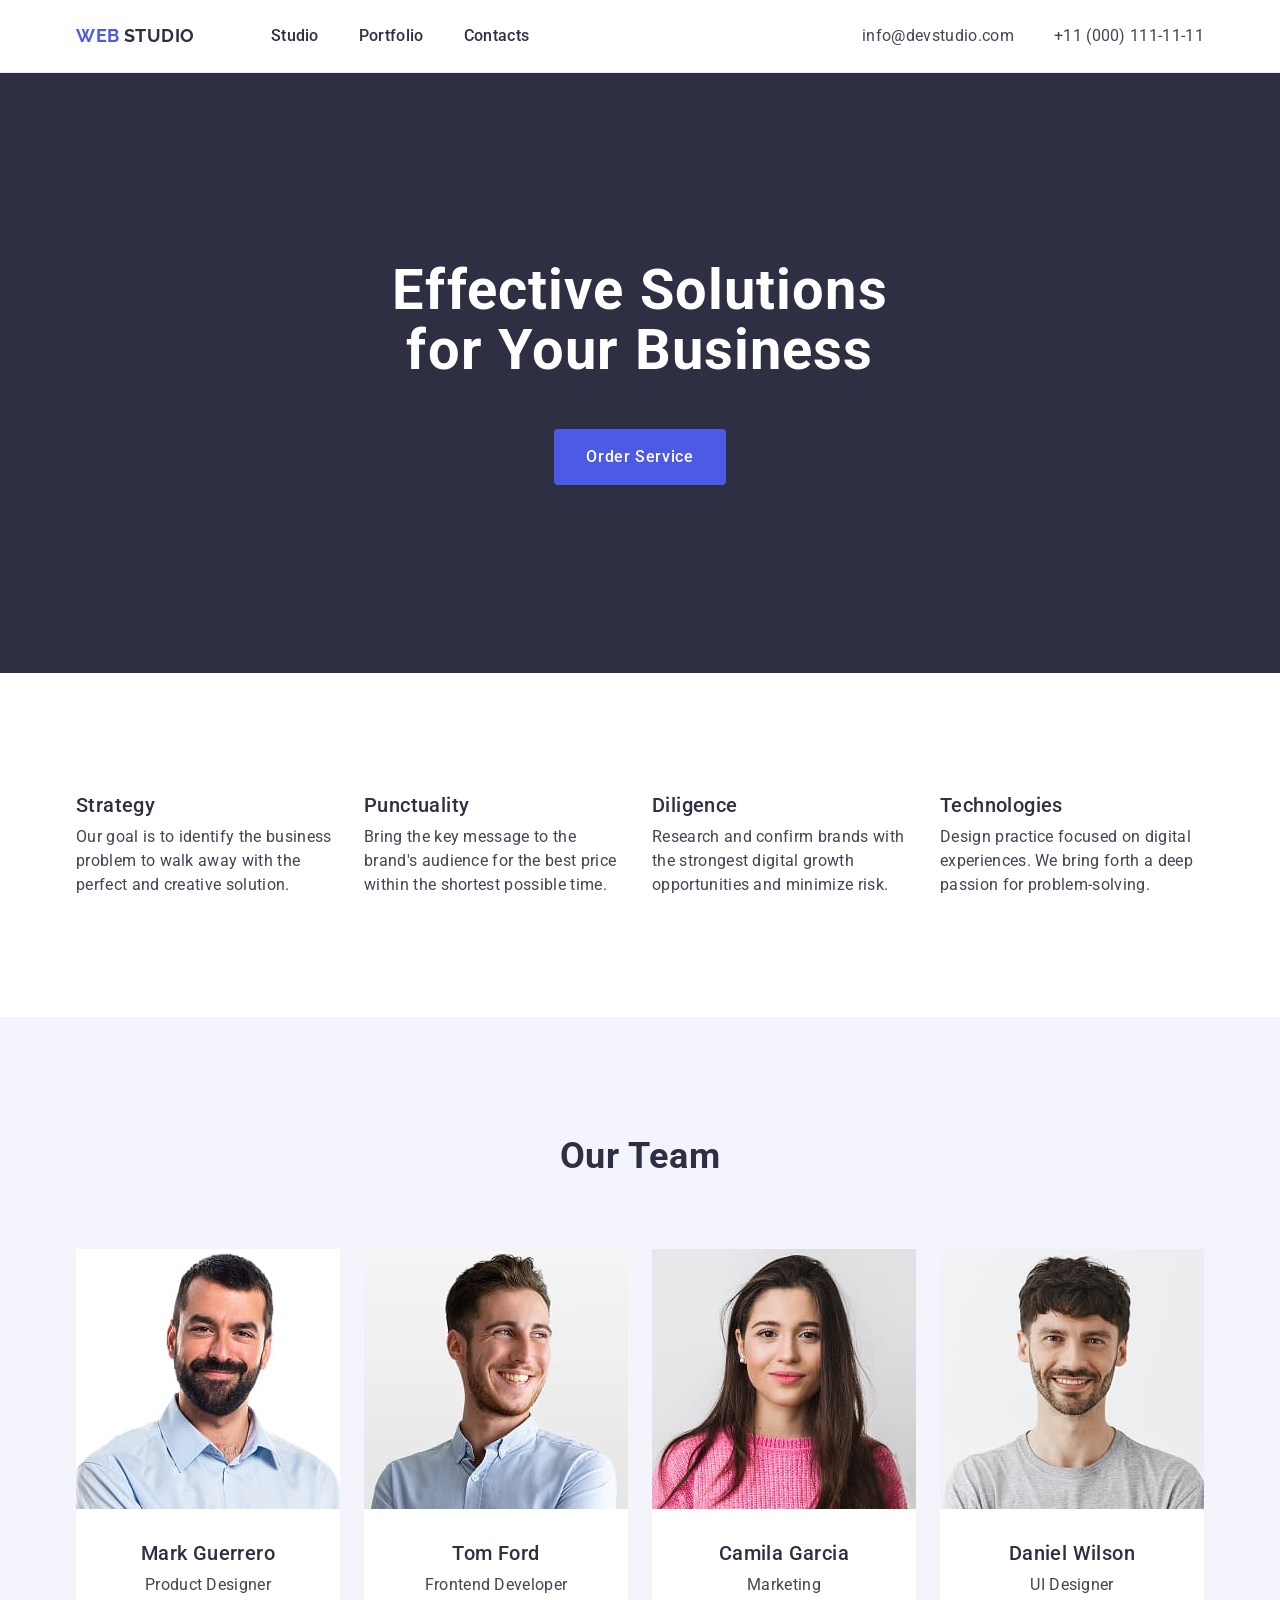
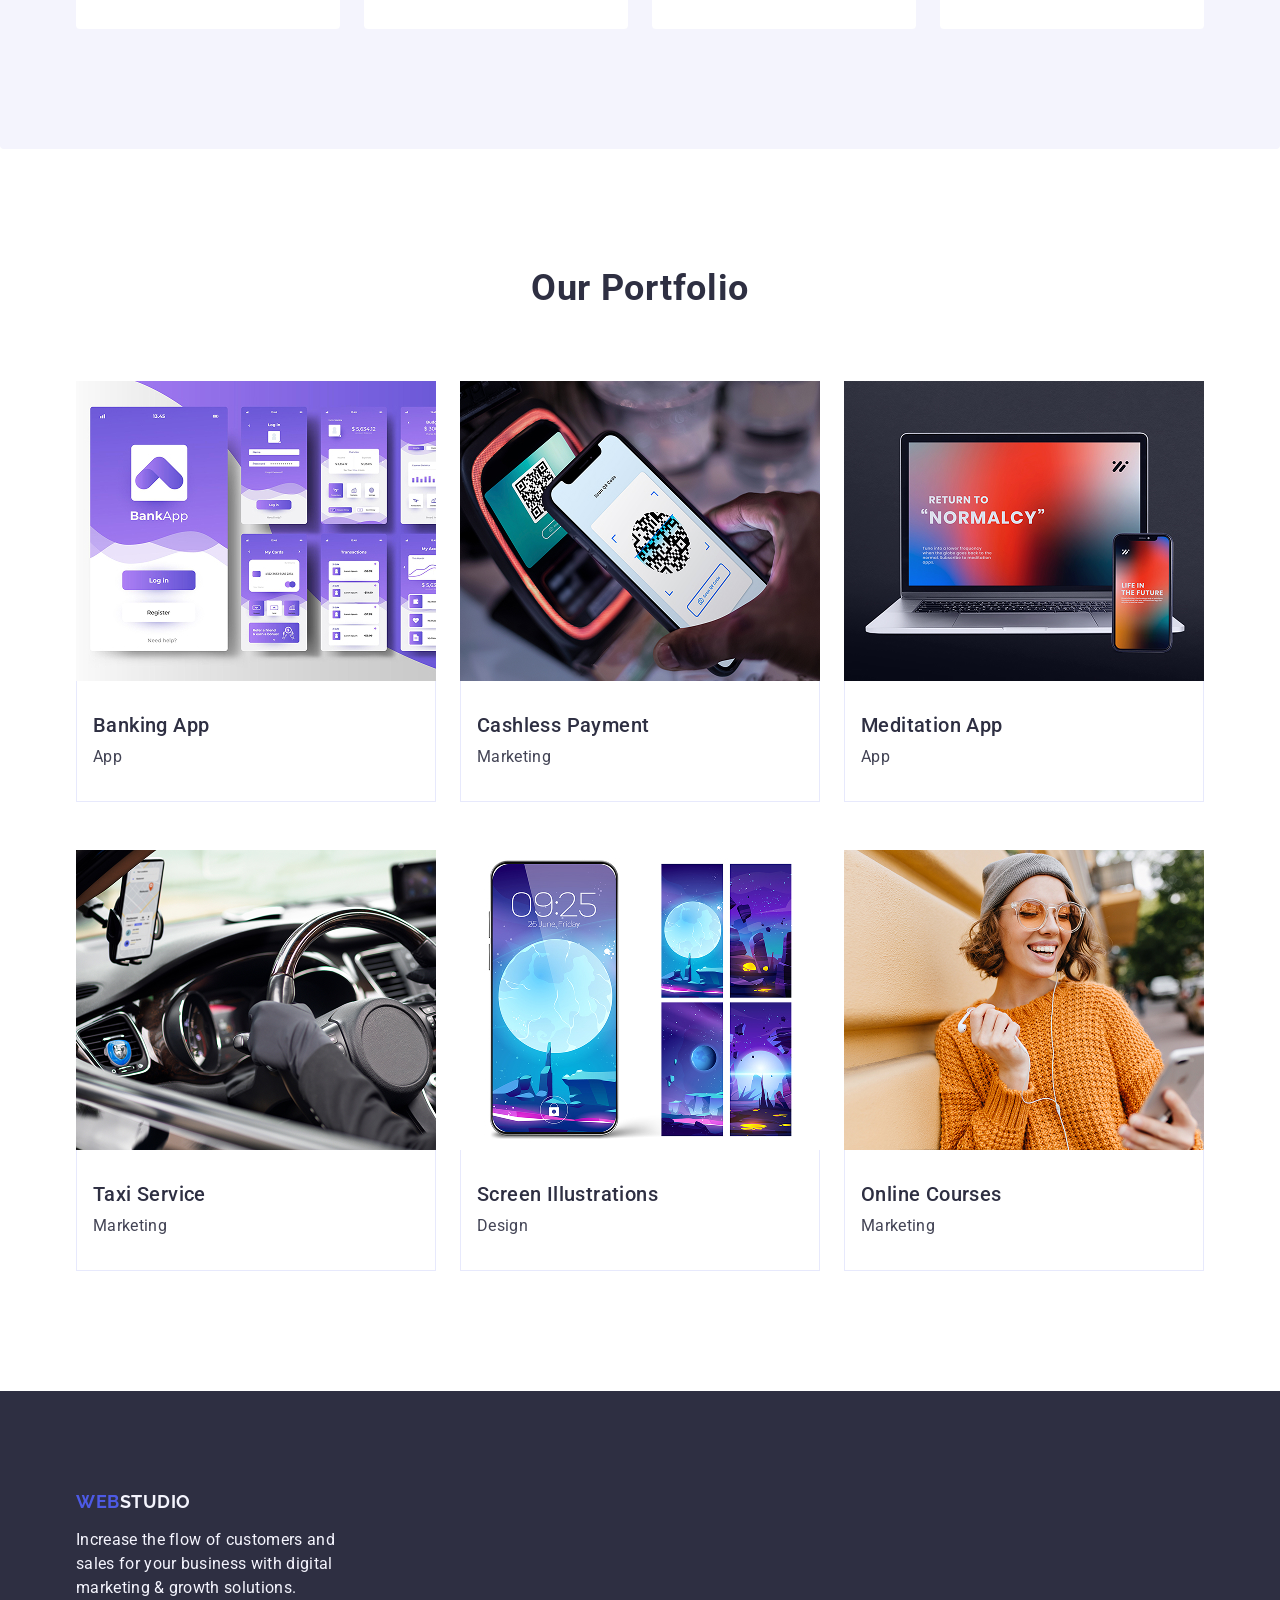
<file: index.html>
<!DOCTYPE html>
<html lang="en">
<head>
  <meta charset="UTF-8">
  <meta name="viewport" content="width=device-width, initial-scale=1.0">
  <title>WebStudio</title>

  <link rel="stylesheet" 
  href="https://cdnjs.cloudflare.com/ajax/libs/modern-normalize/3.0.1/modern-normalize.min.css" 
  integrity="sha512-q6WgHqiHlKyOqslT/lgBgodhd03Wp4BEqKeW6nNtlOY4quzyG3VoQKFrieaCeSnuVseNKRGpGeDU3qPmabCANg==" 
  crossorigin="anonymous" 
  referrerpolicy="no-referrer" > 

  <link rel="preconnect" 
  href="https://fonts.googleapis.com">
  <link rel="preconnect" 
  href="https://fonts.gstatic.com" crossorigin>
  <link href="https://fonts.googleapis.com/css2?family=Raleway:wght@700&family=Roboto:wght@400;500;700&display=swap" 
  rel="stylesheet" >   

  <link rel="stylesheet" href="./css/styles.css">
</head> 
<body>

  
  <header class="page-header">      
    <div class="header-container container">       
    <nav class="header-nav">
    <a class="logo header-logo"
    href="./index.html">Web<span class="logo-part">Studio</span></a>

  <ul class="nav-list">
    <li class="nav-item"><a class="nav-link" href="./index.html">Studio</a></li>
    <li class="nav-item"><a class="nav-link" href="">Portfolio</a></li>
    <li class="nav-item"><a class="nav-link" href="">Contacts</a></li>
  </ul>                                                 
    </nav>
      <address class="contacts">
        <ul class="contacts-list"> 
          <li class="contacts-item"><a class="contacts-link" href="mailto:info@devstudio.com">info@devstudio.com</a></li>
          <li class="contacts-item"><a class="contacts-link" href="tel:+110001111111">+11 (000) 111-11-11</a></li>
        </ul>                                
        </address>   
    </div>
  </header>
  
<main>

<section class="main-title-section" >
<div class="main-container container">
  <h1 class="main-title">Effective Solutions for Your Business</h1>
  <button class="main-button" 
  type="button">Order Service</button>
</div>
</section>

<section class="text-advantages-section">
  <div class="container">
  <h2 class="visually-hidden">advantages</h2>
    <ul class="text-advantages">
    <li class="future-container">
        <h3 class="seconde-style">Strategy</h3>
        <p class="seconde-style-text">Our goal is to identify the business
        problem to walk away with the perfect and creative solution.</p>
    </li>
    <li class="future-container">
        <h3 class="seconde-style">Punctuality</h3>
        <p class="seconde-style-text">Bring the key message to the brand's audience for the best price within the shortest possible time.</p>
    </li>
    <li class="future-container">
        <h3 class="seconde-style">Diligence</h3>
        <p class="seconde-style-text">Research and confirm brands with the strongest digital growth opportunities and minimize risk.</p>
    </li>
    <li class="future-container">
        <h3 class="seconde-style">Technologies</h3>
        <p class="seconde-style-text">Design practice focused on digital experiences. We bring forth a deep passion for problem-solving.</p>
    </li>
  </ul>
  </div>
</section>

<section class="team-section">
<div class="container">
<h2 class="team-main-style">Our Team</h2>

<ul class="team-all">
  <li class="team-back"><img src="./images/mark.jpg" 
    alt="Mark Guerrero" width="264" height="260">
    <div class="team-box">
      <h3 class="team-chapter">Mark Guerrero</h3>
      <p class="team-name">Product Designer</p>
    </div>
    </li>

    <li class="team-back"><img src="./images/tom.jpg" 
      alt="Tom Ford" width="264" height="260">
    <div class="team-box">
      <h3 class="team-chapter">Tom Ford</h3>
      <p class="team-name">Frontend Developer</p>
    </div>
  </li>

  <li class="team-back"><img src="./images/camila.jpg" 
    alt="Camila Garcia" width="264" height="260">
    <div class="team-box">
      <h3 class="team-chapter">Camila Garcia</h3>
      <p class="team-name">Marketing</p>
    </div>
  </li>

  <li class="team-back"><img src="./images/daniel.jpg" 
    alt="Daniel Wilson" width="264" height="260">
    <div class="team-box">
      <h3 class="team-chapter">Daniel Wilson</h3>
      <p class="team-name">UI Designer</p>
    </div>
  </li>
</ul>
</div>
</section>

<section class="portfolio-section">
  <div class="container">
  <h2 class="portfolio-style">Our Portfolio</h2>

  <ul class="portfolio-all">
    <li class="back-portfolio">
      <img src="./images/banking.jpg" 
      alt="banking" width="360" height="300">
      <div class="portfolio-box">
        <h3 class="portfolio-discription">Banking App</h3>
        <p class="portfolio-name">App</p>
      </div>
    </li>

    <li class="back-portfolio">
      <img src="./images/peyment.jpg" 
      alt="QR scaner" width="360" height="300">
      <div class="portfolio-box">
        <h3 class="portfolio-discription">Cashless Payment</h3>
        <p class="portfolio-name">Marketing</p>
      </div>
    </li>

    <li class="back-portfolio">
      <img src="./images/meditation.jpg" 
      alt="notebook" width="360" height="300">
      <div class="portfolio-box">
        <h3 class="portfolio-discription">Meditation App</h3>
        <p class="portfolio-name">App</p>
      </div>
    </li>
    <li class="back-portfolio">
      <img src="./images/taxi.jpg" 
      alt="taxi driver" width="360" height="300">
      <div class="portfolio-box">
        <h3 class="portfolio-discription">Taxi Service</h3>
        <p class="portfolio-name">Marketing</p>
      </div>
    </li>
    <li class="back-portfolio">
      <img src="./images/screen.jpg" 
      alt="smartphone" width="360" height="300">
      <div class="portfolio-box">
        <h3 class="portfolio-discription">Screen Illustrations</h3>
        <p class="portfolio-name">Design</p>
      </div>
    </li>
    <li class="back-portfolio">
      <img src="./images/online.jpg" 
      alt="girl with smartphone" width="360" height="300">
      <div class="portfolio-box">
        <h3 class="portfolio-discription">Online Courses</h3>
        <p class="portfolio-name">Marketing</p>
      </div>
    </li>
  </ul>
  </div>
</section>
</main>
<footer class="page-footer">
  <div class="container">
    <a href="./index.html" class="footer-logo logo">
      Web<span class="logo-part">Studio</span>
    </a>
    <p class="footer-text">
      Increase the flow of customers and sales for your business with digital marketing & growth solutions.
    </p>
  </div>
</footer>

</body>
</html>
</file>
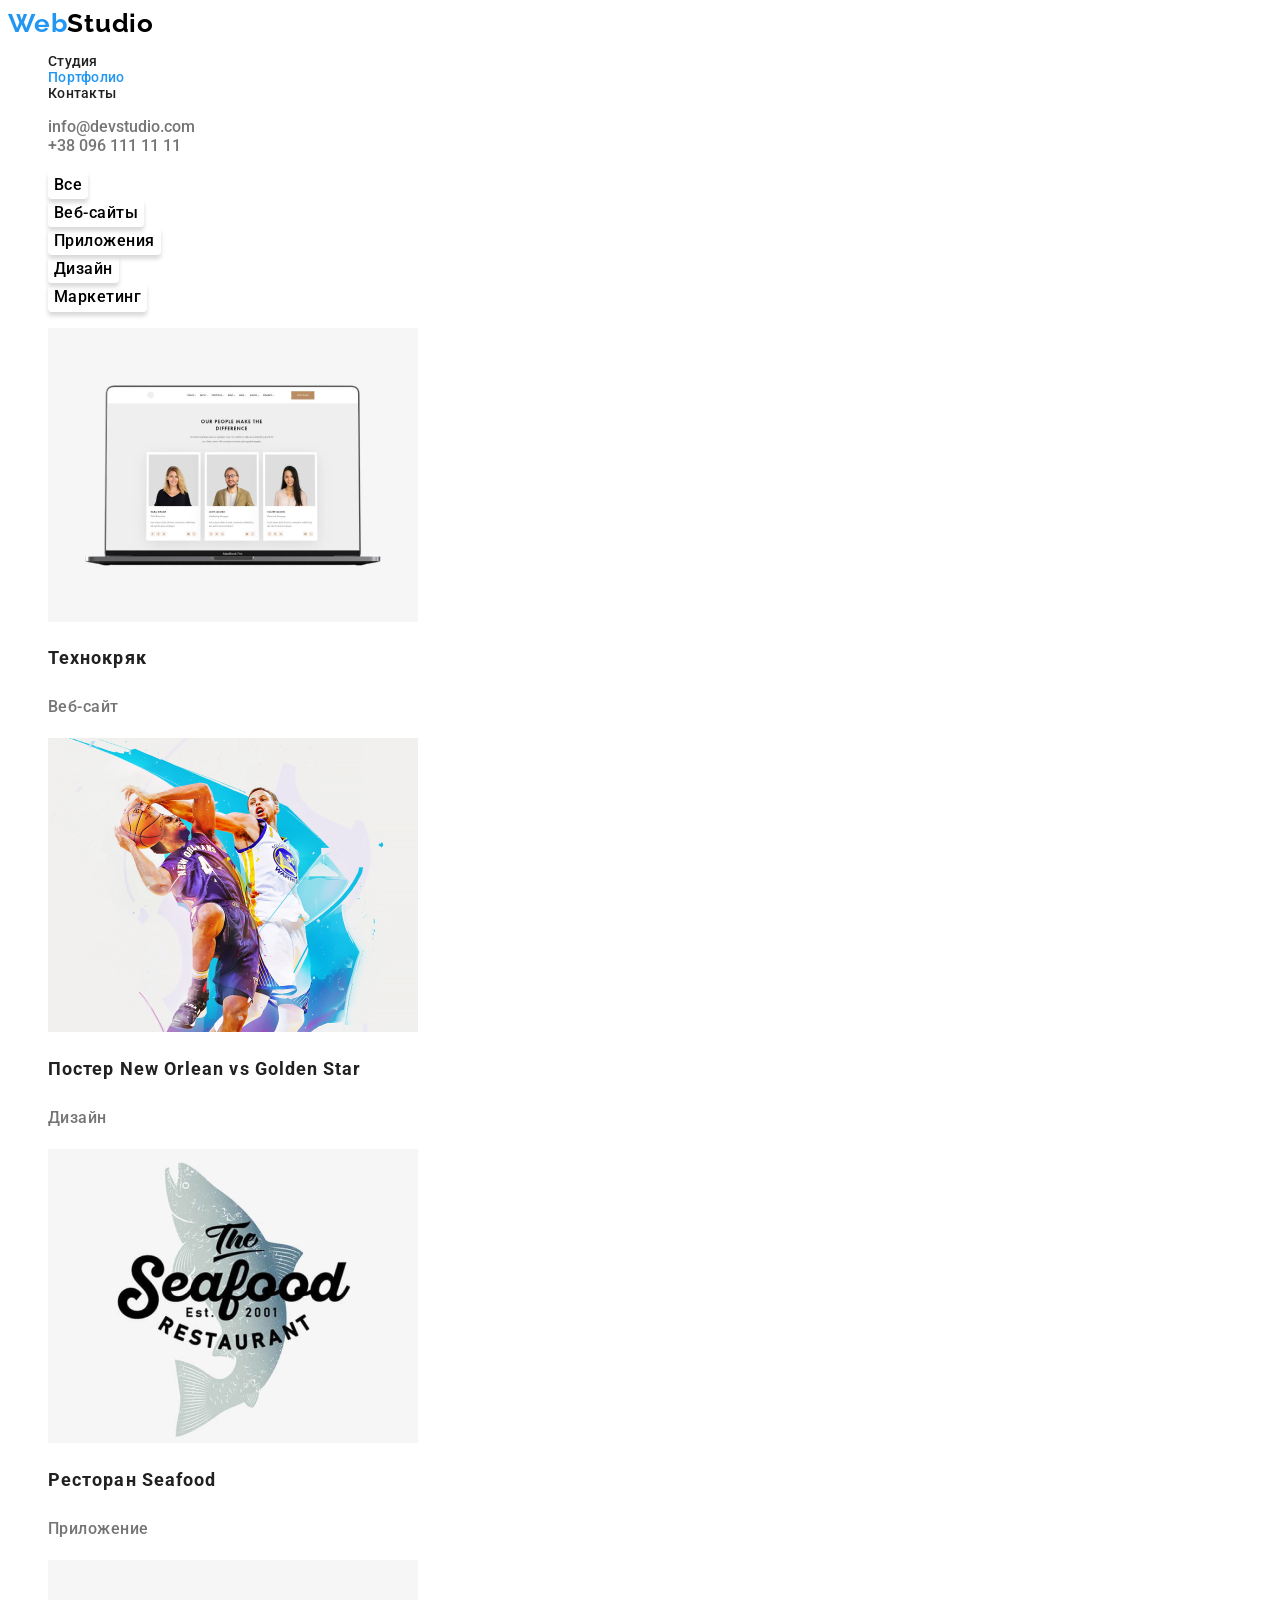
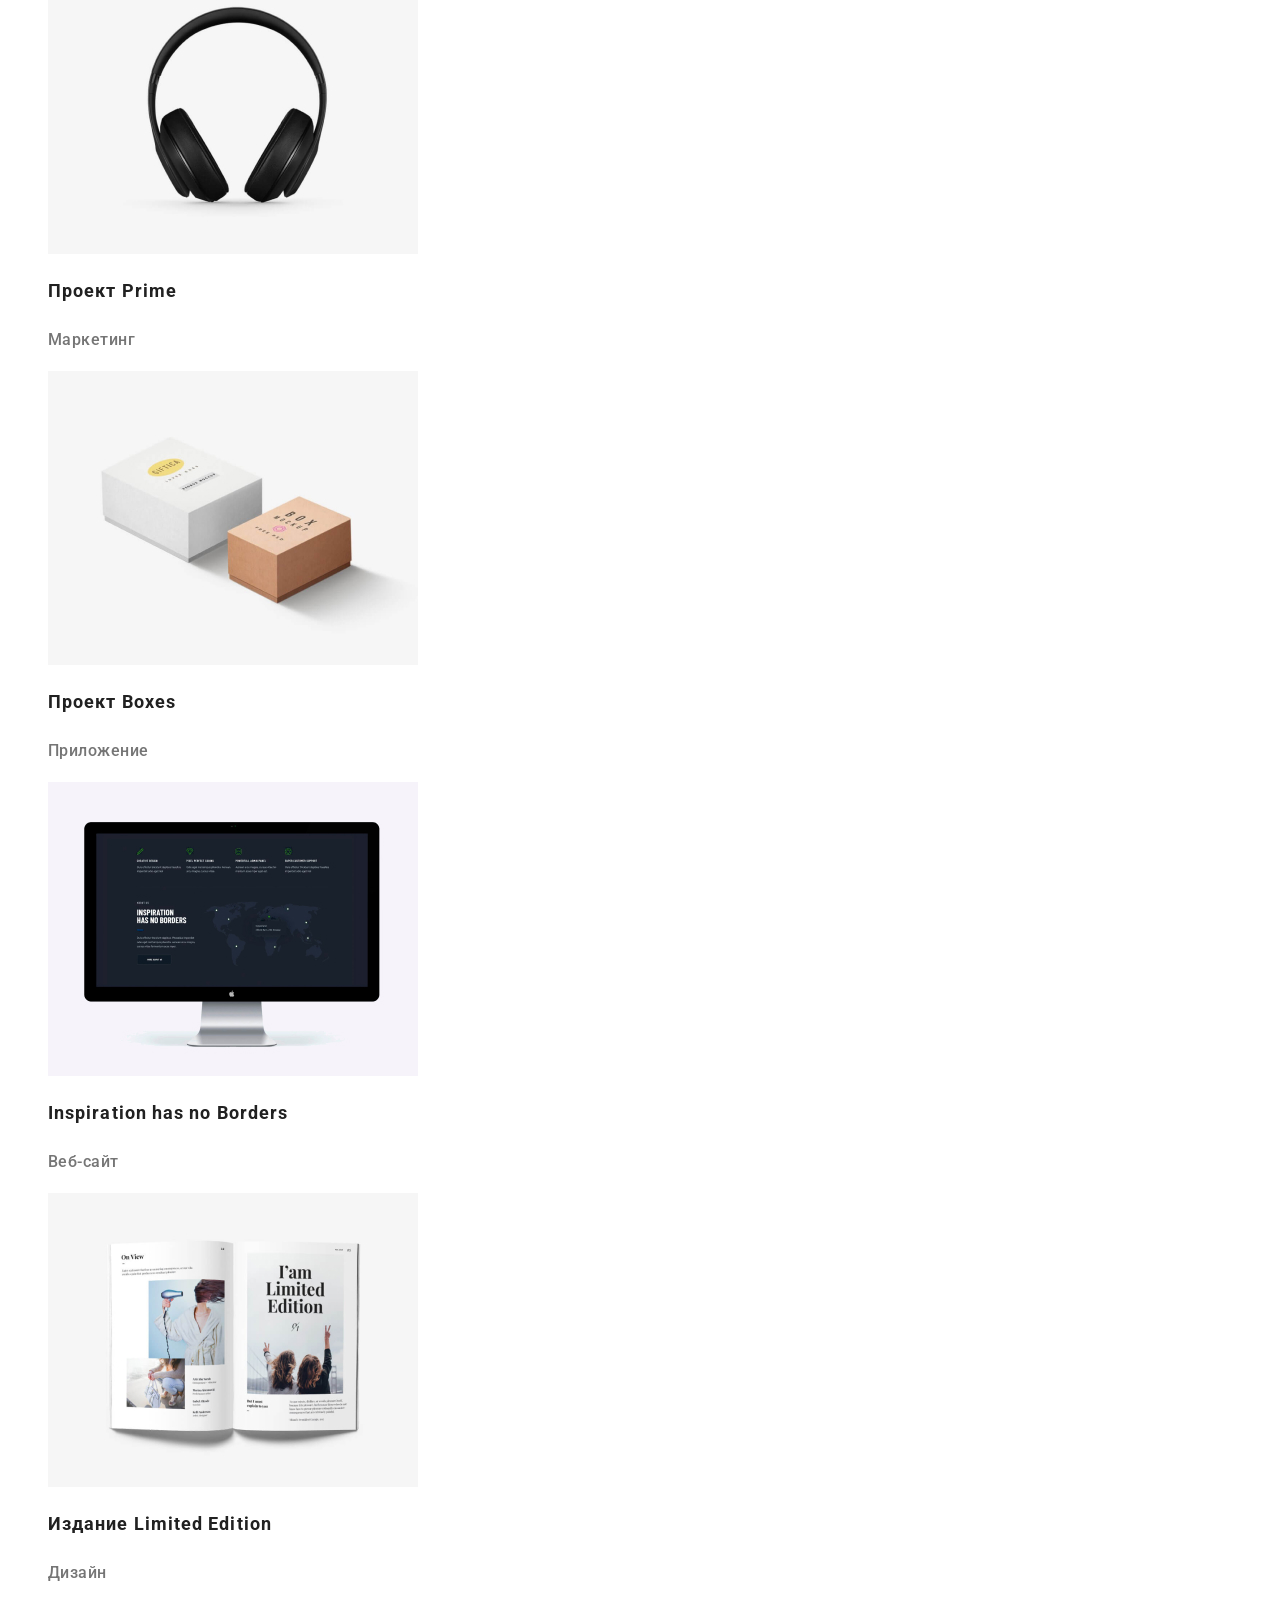
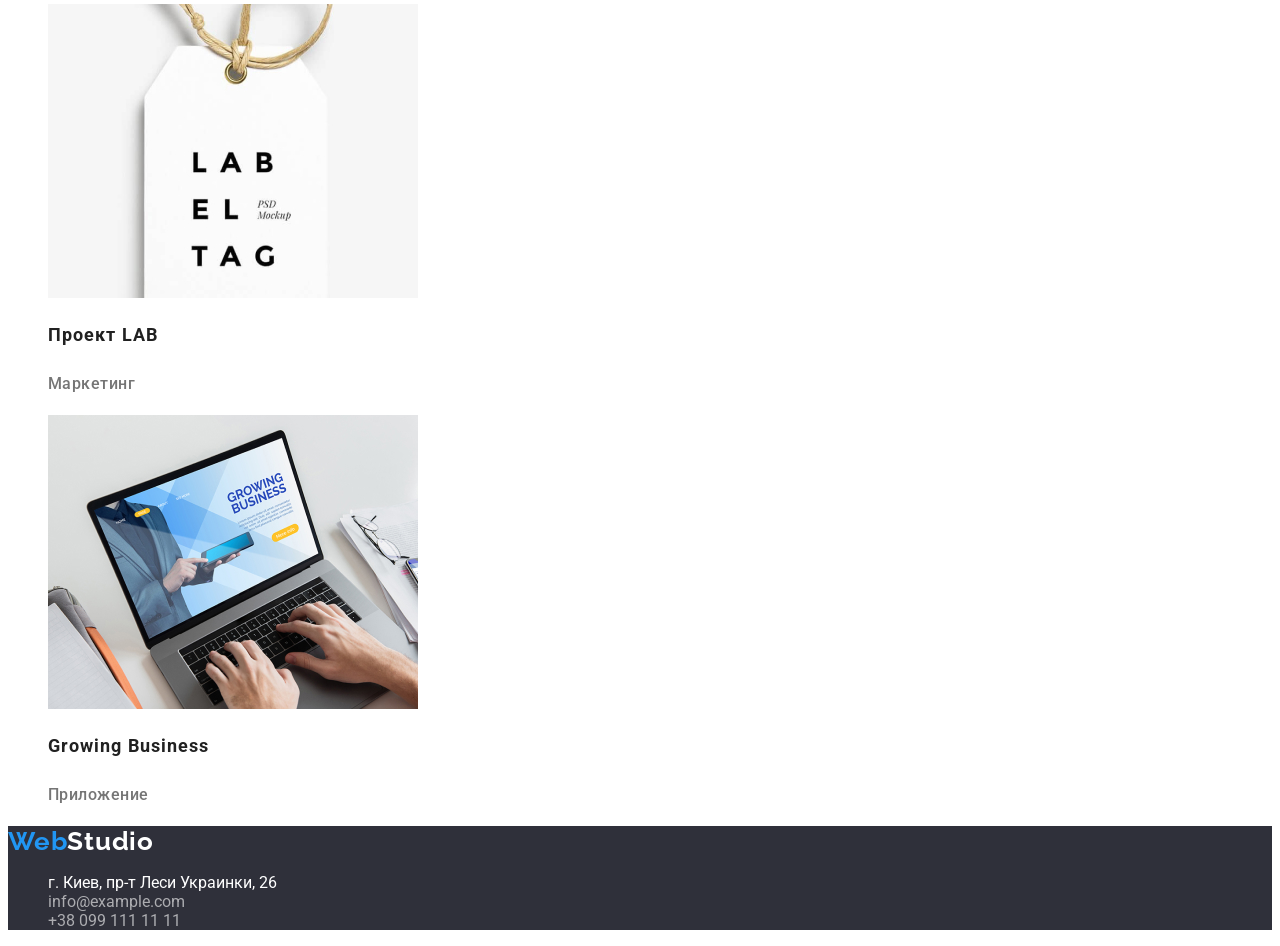
<file: portfolio.html>
<!DOCTYPE html>
<html lang="en">
  <head>
    <meta charset="UTF-8" />
    <meta http-equiv="X-UA-Compatible" content="IE=edge" />
    <meta name="viewport" content="width=device-width, initial-scale=1.0" />
    <title>Portfolio</title>
    <link rel="preconnect" href="https://fonts.gstatic.com" />
    <link
      href="https://fonts.googleapis.com/css2?family=Raleway:wght@700&family=Roboto:wght@400;500;700;900&display=swap"
      rel="stylesheet"
    />
    <link rel="stylesheet" href="./CSS/style.css" />
  </head>
  <body>
    <!-----------------------------header------------------------>
    <header>
      <a href="./index.html" class="link logo"> <span class="web">Web</span>Studio </a>

      <nav class="nav-page">
        <ul class="nav-list list">
          <li class="nav-list-link">
            <a href="./index.html" class="link">Студия</a>
          </li>
          <li class="nav-list-link">
            <a href="./portfolio.html" class="link current-page">Портфолио</a>
          </li>
          <li class="nav-list-link">
            <a href="" class="link">Контакты</a>
          </li>
        </ul>
      </nav>

      <!-- --------header contacts---------=------ -->
      <ul class="contacts-list list">
        <li class="contacts-list-item">
          <a href="mailto:info@devstudio.com" class="link"> info@devstudio.com </a>
        </li>
        <li class="contacts-list-item">
          <a href="tel:+380961111111" class="link">+38 096 111 11 11</a>
        </li>
      </ul>
    </header>

    <main>
      <!------------------portfolio------------------------->
      <section class="portfolio-section">
        <h1 class="hero-title-portfolio visually-hidden">Portfolio</h1>
        <!------------------list button------------------------->
        <ul class="button-list list">
          <li class="button-list-item">
            <button type="button" class="button-list-btn">Все</button>
          </li>
          <li class="button-list-item">
            <button type="button" class="button-list-btn">Веб-сайты</button>
          </li>
          <li class="button-list-item">
            <button type="button" class="button-list-btn">Приложения</button>
          </li>
          <li class="button-list-item">
            <button type="button" class="button-list-btn">Дизайн</button>
          </li>
          <li class="button-list-item">
            <button type="button" class="button-list-btn">Маркетинг</button>
          </li>
        </ul>

        <!------------------projects---------------------------->
        <ul class="projects-list list">
          <li class="projects-list-item">
            <a href="" class="projects-list-item-link link">
              <img
                src="./images/img/portfolio/img_1.jpg"
                alt="Технокряк"
                class="projects-list-item-img"
                width="370"
                height="294"
              />

              <h2 class="projects-list-item-name">Технокряк</h2>
              <p class="projects-list-item-type">Веб-сайт</p>
              <!-- <p class="projects-list-item-description">
              Технокряк это современная площадка распространения коронавируса.
              Компании используют эту платформу для цифрового шпионажа и атак на
              защищённые сервера конкурентов.
              </p> -->
            </a>
          </li>

          <li class="projects-list-item">
            <a href="" class="projects-list-item-link link">
              <img
                src="./images/img/portfolio/img_2.jpg"
                alt="Постер New Orlean vs Golden Star"
                class="projects-list-item-img"
                width="370"
                height="294"
              />

              <h2 class="projects-list-item-name">Постер New Orlean vs Golden Star</h2>
              <p class="projects-list-item-type">Дизайн</p>
              <!-- <p class="projects-list-item-description">
                Технокряк это современная площадка распространения коронавируса.
                Компании используют эту платформу для цифрового шпионажа и атак на
                защищённые сервера конкурентов.
              </p> -->
            </a>
          </li>

          <li class="projects-list-item">
            <a href="" class="projects-list-item-link link">
              <img
                src="./images/img/portfolio/img_3.jpg"
                alt="Ресторан Seafood"
                class="projects-list-item-img"
                width="370"
                height="294"
              />

              <h2 class="projects-list-item-name">Ресторан Seafood</h2>
              <p class="projects-list-item-type">Приложение</p>
              <!-- <p class="projects-list-item-description">
              Технокряк это современная площадка распространения коронавируса.
              Компании используют эту платформу для цифрового шпионажа и атак на
              защищённые сервера конкурентов.
             </p> -->
            </a>
          </li>

          <li class="projects-list-item">
            <a href="" class="projects-list-item-link link">
              <img
                src="./images/img/portfolio/img_4.jpg"
                alt="Проект Prime"
                class="projects-list-item-img"
                width="370"
                height="294"
              />

              <h2 class="projects-list-item-name">Проект Prime</h2>
              <p class="projects-list-item-type">Маркетинг</p>
              <!-- <p class="projects-list-item-description">
               Технокряк это современная площадка распространения коронавируса.
               Компании используют эту платформу для цифрового шпионажа и атак на
               защищённые сервера конкурентов.
             </p> -->
            </a>
          </li>

          <li class="projects-list-item">
            <a href="" class="projects-list-item-link link">
              <img
                src="./images/img/portfolio/img_5.jpg"
                alt="Проект Boxes"
                class="projects-list-item-img"
                width="370"
                height="294"
              />

              <h2 class="projects-list-item-name">Проект Boxes</h2>
              <p class="projects-list-item-type">Приложение</p>
              <!-- <p class="projects-list-item-description">
              Технокряк это современная площадка распространения коронавируса.
              Компании используют эту платформу для цифрового шпионажа и атак на
              защищённые сервера конкурентов.
              </p> -->
            </a>
          </li>

          <li class="projects-list-item">
            <a href="" class="projects-list-item-link link">
              <img
                src="./images/img/portfolio/img_6.jpg"
                alt="Inspiration has no Borders"
                class="projects-list-item-img"
                width="370"
                height="294"
              />

              <h2 class="projects-list-item-name">Inspiration has no Borders</h2>
              <p class="projects-list-item-type">Веб-сайт</p>
              <!-- <p class="projects-list-item-description">
              Технокряк это современная площадка распространения коронавируса.
              Компании используют эту платформу для цифрового шпионажа и атак на
              защищённые сервера конкурентов.
              </p> -->
            </a>
          </li>

          <li class="projects-list-item">
            <a href="" class="projects-list-item-link link">
              <img
                src="./images/img/portfolio/img_7.jpg"
                alt="Издание Limited Edition"
                class="projects-list-item-img"
                width="370"
                height="294"
              />

              <h2 class="projects-list-item-name">Издание Limited Edition</h2>
              <p class="projects-list-item-type">Дизайн</p>
              <!-- <p class="projects-list-item-description">
              Технокряк это современная площадка распространения коронавируса.
              Компании используют эту платформу для цифрового шпионажа и атак на
              защищённые сервера конкурентов.
              </p> -->
            </a>
          </li>

          <li class="projects-list-item">
            <a href="" class="projects-list-item-link link">
              <img
                src="./images/img/portfolio/img_8.jpg"
                alt=""
                class="projects-list-item-img"
                width="370"
                height="294"
              />

              <h2 class="projects-list-item-name">Проект LAB</h2>
              <p class="projects-list-item-type">Маркетинг</p>
              <!-- <p class="projects-list-item-description">
              Технокряк это современная площадка распространения коронавируса.
              Компании используют эту платформу для цифрового шпионажа и атак на
              защищённые сервера конкурентов.
              </p> -->
            </a>
          </li>

          <li class="projects-list-item">
            <a href="" class="projects-list-item-link link">
              <img
                src="./images/img/portfolio/img_9.jpg"
                alt="Growing Business"
                class="projects-list-item-img"
                width="370"
                height="294"
              />

              <h2 class="projects-list-item-name">Growing Business</h2>
              <p class="projects-list-item-type">Приложение</p>
              <!-- <p class="projects-list-item-description">
              Технокряк это современная площадка распространения коронавируса.
              Компании используют эту платформу для цифрового шпионажа и атак на
              защищённые сервера конкурентов.
              </p> -->
            </a>
          </li>
        </ul>
      </section>
    </main>

    <!------------------footer------------------------->
    <footer>
      <div class="footer-section">
        <a href="./index.html" class="link logo-footer"> <span class="web">Web</span>Studio </a>

        <address>
          <ul class="address-list list">
            <li class="address-list-item">
              <a href="" class="link address"> г. Киев, пр-т Леси Украинки, 26 </a>
            </li>
            <li class="address-list-item">
              <a href="mailto:info@example.com " class="address-list-link link">
                info@example.com
              </a>
            </li>
            <li class="address-list-item">
              <a href="tel:+380991111111" class="address-list-link link"> +38 099 111 11 11 </a>
            </li>
          </ul>
        </address>
      </div>
    </footer>
  </body>
</html>
</file>
<file: css/styles.css>
/* Скидання стилів */
p,h1,h2,h3,h4,h5,h6 {
    margin: 0;
}
img {
    display: block;
}
*,
*::before,
*::after {
    box-sizing: border-box;
}

ul,
ol {
    list-style-type: none;
    margin: 0;
    padding: 0;
}

a {
    text-decoration: none;
}

/* Базові стилі */
body {
    font-family: "Roboto", sans-serif;
    color: #434455;
    background-color: #fff;
}

.container {
    max-width: 1158px;
    width: 100%;
    padding: 0 15px;
    margin: 0 auto;
}

.future-container.container {
min-width: 1128px;
}

/* Логотип */
.logo {
    font-family: "Raleway", sans-serif;
    font-weight: 700;
    font-size: 18px;
    line-height: 1.17;
    letter-spacing: 0.03em;
    text-transform: uppercase;
    color: #4d5ae5;
}

.logo.header-logo {
    padding: 24px 0;
    margin-right: 76px;
}

.header-logo .logo-part {
    color: #2e2f42;
    display: inline-block;
    margin-left: 4px;
}

.footer-logo .logo-part {
    color: #f4f4fd;
}

/* Шапка */
.page-header {
    border-bottom: 1px solid #e7e9fc;
}

.header-container {
    display: flex;
    align-items: center;
    justify-content: space-between;
    max-width: 1158px;
    width: 100%;
    margin: 0 auto;
    padding: 0 15px;
}

.header-nav {
    display: flex;
    align-items: center;
}

.nav-list {
    display: flex;
    align-items: center;
    gap: 40px;
}

.nav-link {
    font-weight: 500;
    font-size: 16px;
    line-height: 1.5;
    letter-spacing: 0.02em;
    color: #2e2f42;
    display: block;
    padding: 24px 0;
}

.nav-link:hover,
.nav-link:focus {
    color: #404BBF;
}

/* Контакти */
.contacts {
    font-style: normal;
    margin-left: auto;
}

.contacts-list {
    display: flex;
    align-items: center;
    gap: 40px;
}

.contacts-link {
    font-size: 16px;
    line-height: 1.5;
    letter-spacing: 0.02em;
    color: #434455;
    display: block;
    padding: 24px 0;
}

.contacts-link:hover,
.contacts-link:focus {
    color: #404BBF;
}

/* Головний заголовок */
.main-title-section {
    background: #2e2f42;
    font-weight: 700;
    font-size: 56px;
    line-height: 1.07;
    letter-spacing: 0.02em;
    text-align: center;
    color: #fff;
    width: 100%;
    margin: 0 auto;
    max-width: 1440px;
    padding-top: 188px;
    padding-bottom: 188px;
        
}

.main-title {
    font-size: 56px;
    font-weight: 700;
    line-height: 1.07;
    letter-spacing: 0.02em;
    text-align: center;
    color: #fff;
    margin: 0 auto;
    max-width: 496px;
    margin-bottom: 48px;
}

/* Кнопка */
.main-button {
    font-family: "Roboto", sans-serif;
    font-weight: 500;
    font-size: 16px;
    line-height: 1.5;
    cursor: pointer;
    letter-spacing: 0.04em;
    color: #fff;
    background-color: #4d5ae5;
    display: block;
    margin: 0 auto;
    padding: 16px 32px;
    border-radius: 4px;
    border: none;
    min-width: 169px;
    height: 56px;
}

.visually-hidden {
        position: absolute;
        width: 1px;
        height: 1px;
        margin: -1px;
        border: 0;
        padding: 0;
        white-space: nowrap;
        clip-path: inset(100%);
        clip: rect(0, 0, 0, 0);
        overflow: hidden;
    }

.text-advantages {
display: flex;
align-items: baseline;
gap: 24px;

}

.main-button:hover,
.main-button:focus {
    background-color: #404BBF;
}

.future-container {
    margin-right: 0;
    flex-basis: calc((100% - 72px) / 4);
}

/* Тексти */
.portfolio-style,
.team-main-style,
.nothing-text {
    font-weight: 700;
    font-size: 36px;
    line-height: 1.11;
    letter-spacing: 0.02em;
    text-align: center;
    color: #2e2f42;
    text-transform: capitalize;
    margin-bottom: 72px;
}

.text-advantages-section {
padding-top: 120px;
padding-bottom: 120px;
}

.portfolio-discription,
.team-chapter,
.seconde-style {
    font-weight: 500;
    font-size: 20px;
    line-height: 1.2;
    letter-spacing: 0.02em;
    color: #2e2f42;
    margin-bottom: 8px;
}

.portfolio-name {
    font-weight: 400;
    font-size: 16px;
    line-height: 1.5;
    letter-spacing: 0.02em;
}

.text-advantages,
.team-name,
.footer-text {
    font-weight: 400;
    font-size: 16px;
    line-height: 1.5;
    letter-spacing: 0.02em;
}

.portfolio-name,
.text-advantages,
.team-name {
    color: #434455;

}

/* Секції */
.team-section {
    background-color: #f4f4fd;
    padding-top: 120px;
    padding-bottom: 120px;
    border-radius: 0px 0px 4px 4px;
}
.team-all{
    display: flex;
    gap: 24px;
    border-radius: 0px 0px 4px 4px;
}
.team-back {
    background-color: #fff;
    flex-basis: calc((100% - 72px) / 4);
    border-radius: 0px 0px 4px 4px;
}

.team-box {
    text-align: center;
    padding-top: 32px;
    padding-bottom: 32px;
}

.portfolio-section {
    padding-bottom: 120px;
    padding-top: 120px;
    
}

.portfolio-box {
    border: 1px solid #e7e9fc;
    padding: 32px 16px;
    border-top: none;
}


.portfolio-all {
    display: flex;
    flex-wrap: wrap ;
gap: 48px 24px;
}

.back-portfolio {
    background: #fff;
    flex-basis: ((100% - 48px) / 3);
}

/*   */
.page-footer {
    background: #2e2f42;
    display: flex;
    padding-top: 100px;
    padding-bottom: 100px;
}

.footer-logo {
display: inline-block;
margin-bottom: 16px;
}

.footer-text {
    color: #f4f4fd;  
    max-width: 264px;
    margin: 0;
}
</file>
<file: CSS/style.css>
:root {
    --title-text-color: #212121;
    --white-color: #ffffff;
    --main-text-color: #757575;
    --accent-color: #2196f3;
    --main-font-family: 'Roboto', sans-serif;
    --main-font-style: normal;
    --accent-font-family: 'Raleway', sans-serif;
    --footer-contacts-color: rgba(255, 255, 255, 0.6);
    --color-button-list-btn: #f5f4fa;
    --dark-background-color: #188ce8;
    --background-color-fon: #2f303a;
    --light-color-fon: #f5f4fa;
    --main-logo-color: #000000;
}

/* -------------- СТИЛИЗАЦИЯ ДЛЯ ВСЕХ---------------------------------------- */

body {
    font-family: var(--main-font-family);
    font-style: var(--main-font-style);
    color: var(--main-text-color);
}

.link {
    text-decoration: none;
    color: inherit;
}

.list {
    list-style: none;
}

/* -------------- СТИЛИЗАЦИЯ ЛОГОТИП---------------------------------------- */

.logo,
.logo-footer {
    font-family: var(--accent-font-family);
    font-weight: 700;
    line-height: 1.192;
    font-size: 26px;
    letter-spacing: 0.03em;
}

.web {
    color: var(--accent-color);
}

.logo {
    color: var(--main-logo-color);
}

.logo-footer {
    color: var(--white-color);
}

.studio-footer {
    color: var(--white-color);
}

/* -------------- СТИЛИЗАЦИЯ навигации---------------------------------------- */
.nav-list {
    color: var(--title-text-color);
    font-weight: 500;
    font-size: 14px;
    line-height: 1.143;
    letter-spacing: 0.02em;
}

.nav-list-link :hover,
.nav-list-link :focus,
.contacts-list-item :hover,
.contacts-list-item :focus,
.current-page {
    color: var(--accent-color);
}

.contacts-list-item {
    font-weight: 500;
}

/* -------------- СТИЛИЗАЦИЯ html---------------------------------------- */
.hero-section,
.footer-section {
    background: var(--background-color-fon);
}

.visually-hidden {
    position: absolute;
    clip: rect(0 0 0 0);
    width: 1px;
    height: 1px;
    margin: -1px;
}

.team-section {
    background: var(--light-color-fon);
}

.hero-title {
    color: var(--white-color);
    font-weight: 900;
    font-size: 44px;
    line-height: 1.363;
    text-align: center;
    letter-spacing: 0.06em;
    text-transform: uppercase;
}

.modal-button {
    font-family: inherit;
    font-weight: 700;
    font-size: 16px;
    line-height: 1.875;
    text-align: center;
    letter-spacing: 0.06em;
    color: var(--white-color);
    background-color: var(--accent-color);
    cursor: pointer;
    border: none;
    border-radius: 4px;
    box-shadow: 0px 4px 4px rgba(0, 0, 0, 0.15);
}

.modal-button:hover,
.modal-button:focus {
    background: var(--dark-background-color);
}

.title,
.advantage-list-title {
    color: var(--title-text-color);
    font-weight: 700;
    letter-spacing: 0.03em;
}

.title {
    font-size: 36px;
    line-height: 1.167;
    text-align: center;
}

.advantage-list-title {
    font-size: 14px;
    line-height: 1.142;
    text-transform: uppercase;
}

.advantage-list-description {
    font-size: 14px;
    line-height: 1.714;
    letter-spacing: 0.03em;
}

.team-list-item-name,
.team-list-item-position {
    font-size: 16px;
    line-height: 1.188;
    /* text-align: center;
  letter-spacing: 0.03em; */
}

.team-list-item-name {
    color: var(--title-text-color);
    font-weight: 500;
}

.address-list-item {
    font-style: normal;
    color: var(--white-color);
}

.address-list-link {
    opacity: 0.6;
}

/* -------------- СТИЛИЗАЦИЯ portfolio---------------------------------------- */

.button-list-btn {
    font-weight: 500;
    font-size: 16px;
    line-height: 1.6325;
    text-align: center;
    letter-spacing: 0.03em;
    font-family: inherit;
    border: none;
    border-radius: 4px;
    cursor: pointer;
    box-shadow: 0px 4px 4px rgba(0, 0, 0, 0.15);
    background: none;
}

.btn-main {
    background-color: var(--accent-color);
    color: var(--white-color);
}

.button-list-btn:hover,
.button-list-btn:focus,
.button-list-btn:active {
    color: var(--white-color);
    background: var(--dark-background-color);
}

.projects-list-item-name {
    color: var(--title-text-color);
    font-size: 18px;
    line-height: 2;
    letter-spacing: 0.06em;
}

/*--убрать нормал----------------------------------------*/

.projects-list-item-type {
    font-weight: 500;
    font-size: 16px;
    line-height: 1.875;
    letter-spacing: 0.03em;
}

.projects-list-item-description {
    font-size: 18px;
    line-height: 1.556;
    letter-spacing: 0.03em;
}

/* -------------- СТИЛИЗАЦИЯ address list---------------------------------------- */

.address-list-item a:hover,
.address-list-item a:focus {
    color: var(--accent-color);
}

.address {
    color: var(--white-color);
}
</file>
